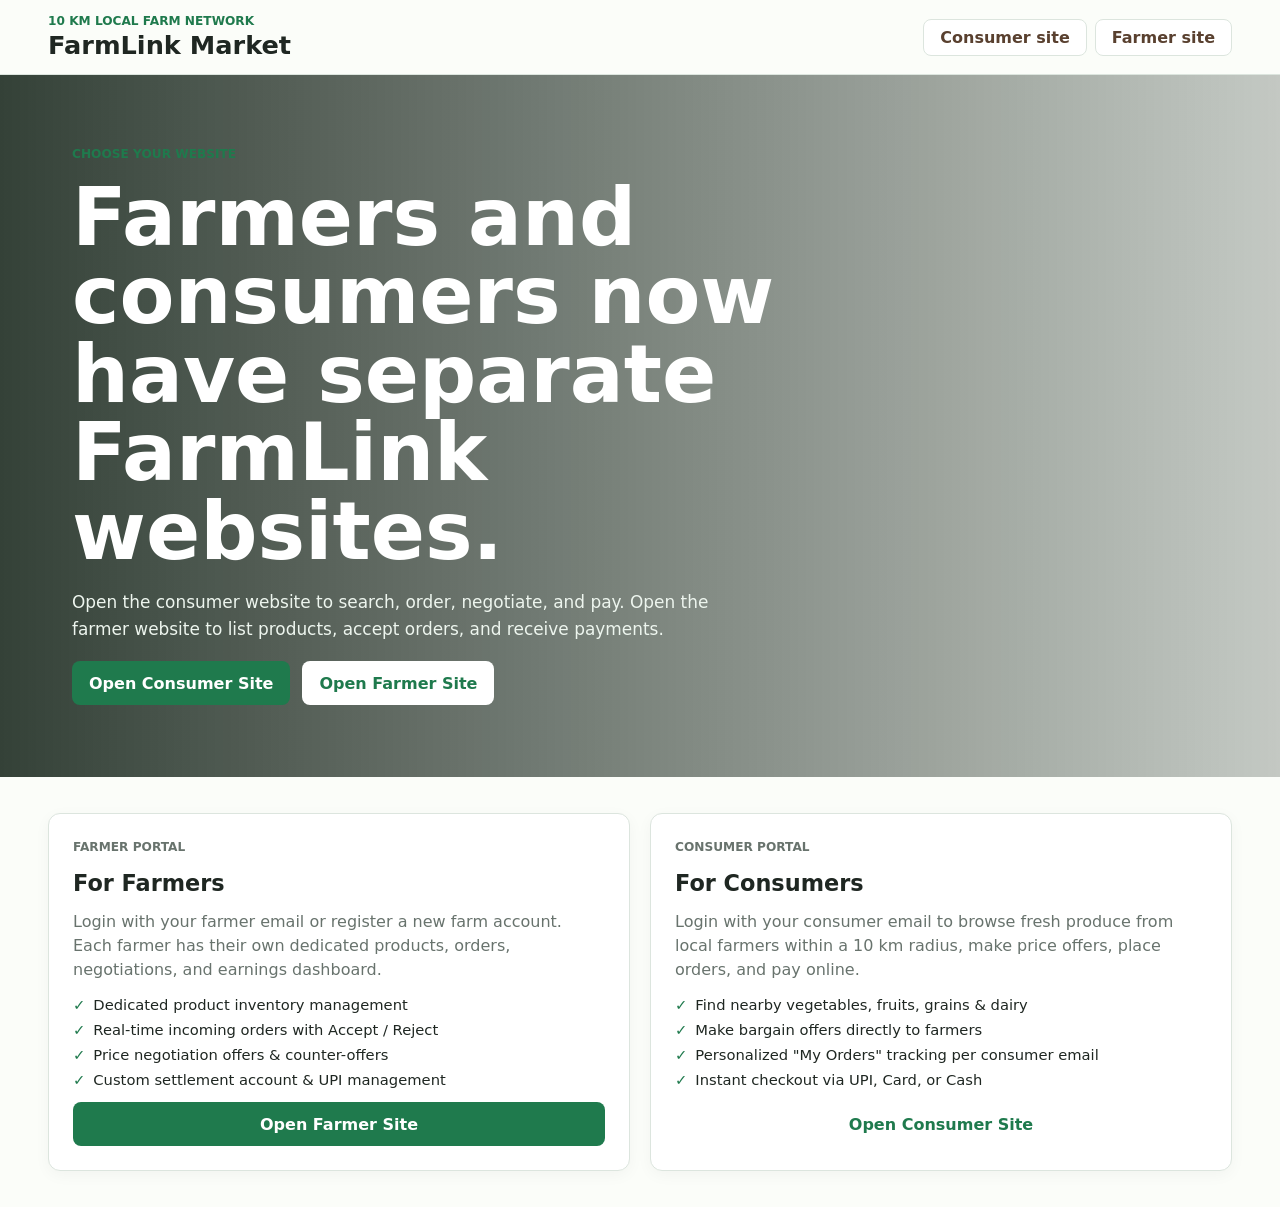
<file: index.html>
<!doctype html>
<html lang="en">
  <head>
    <meta charset="utf-8" />
    <meta name="viewport" content="width=device-width, initial-scale=1" />
    <title>FarmLink Market</title>
    <link rel="stylesheet" href="styles.css" />
  </head>
  <body>
    <header class="topbar">
      <a class="brand" href="index.html">
        <span>10 km local farm network</span>
        <strong>FarmLink Market</strong>
      </a>
      <nav class="page-tabs" aria-label="Website switch">
        <a href="consumer.html">Consumer site</a>
        <a href="farmer.html">Farmer site</a>
      </nav>
    </header>
    <main>
      <section class="hero consumer-hero">
        <div class="hero-copy">
          <p class="eyebrow">Choose your website</p>
          <h1>Farmers and consumers now have separate FarmLink websites.</h1>
          <p>Open the consumer website to search, order, negotiate, and pay. Open the farmer website to list products, accept orders, and receive payments.</p>
          <div class="hero-actions">
            <a class="primary" href="consumer.html">Open Consumer Site</a>
            <a class="secondary" href="farmer.html">Open Farmer Site</a>
          </div>
        </div>
      </section>

      <section class="landing-cards">
        <article class="landing-card">
          <p class="eyebrow">Farmer Portal</p>
          <h2>For Farmers</h2>
          <p>Login with your farmer email or register a new farm account. Each farmer has their own dedicated products, orders, negotiations, and earnings dashboard.</p>
          <ul class="landing-card-list">
            <li>Dedicated product inventory management</li>
            <li>Real-time incoming orders with Accept / Reject</li>
            <li>Price negotiation offers & counter-offers</li>
            <li>Custom settlement account & UPI management</li>
          </ul>
          <a class="primary full" href="farmer.html">Open Farmer Site</a>
        </article>

        <article class="landing-card">
          <p class="eyebrow">Consumer Portal</p>
          <h2>For Consumers</h2>
          <p>Login with your consumer email to browse fresh produce from local farmers within a 10 km radius, make price offers, place orders, and pay online.</p>
          <ul class="landing-card-list">
            <li>Find nearby vegetables, fruits, grains & dairy</li>
            <li>Make bargain offers directly to farmers</li>
            <li>Personalized "My Orders" tracking per consumer email</li>
            <li>Instant checkout via UPI, Card, or Cash</li>
          </ul>
          <a class="secondary full" href="consumer.html">Open Consumer Site</a>
        </article>
      </section>
    </main>
  </body>
</html>
</file>
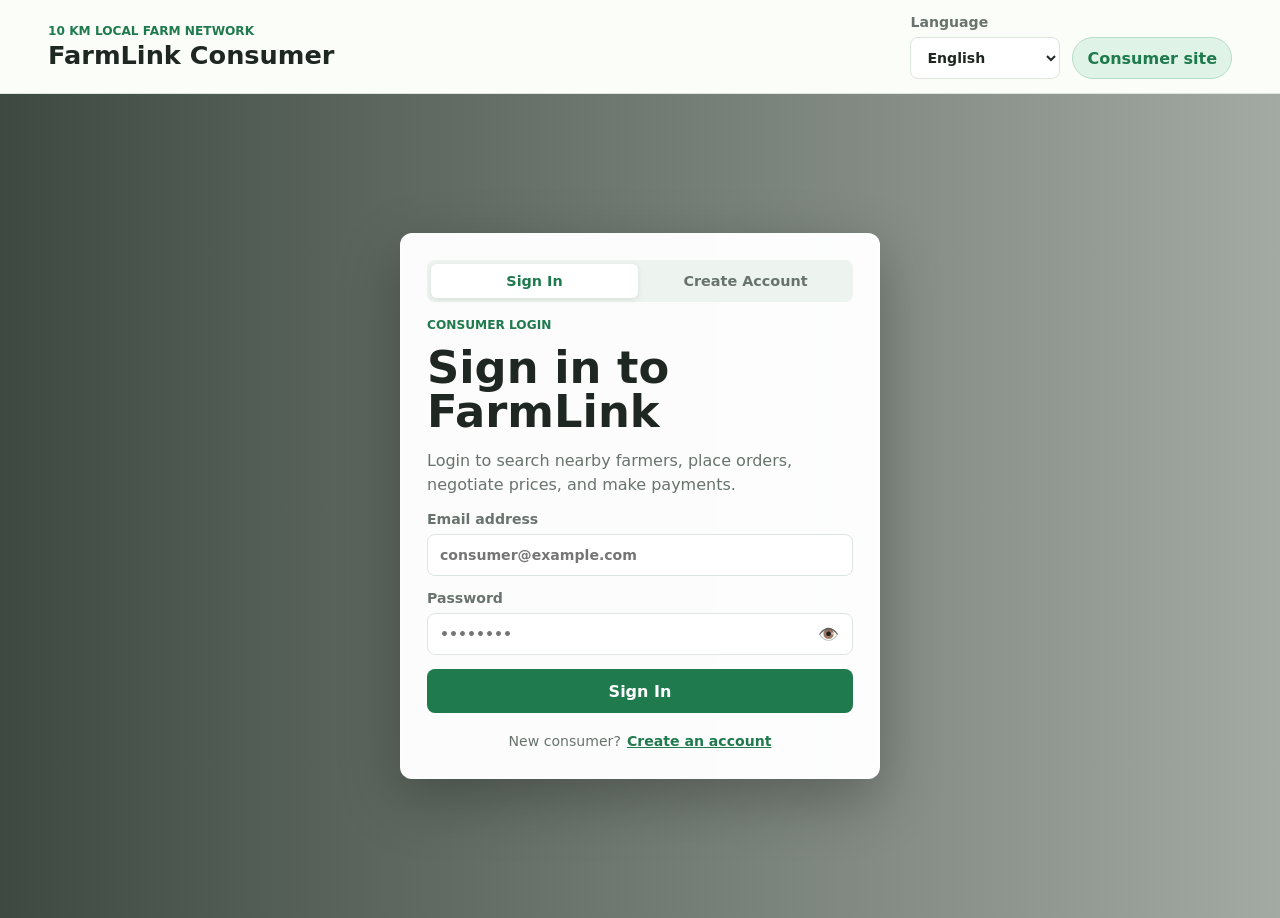
<file: consumer.html>
<!doctype html>
<html lang="en">
  <head>
    <meta charset="utf-8" />
    <meta name="viewport" content="width=device-width, initial-scale=1" />
    <title>FarmLink Consumer</title>
    <link rel="stylesheet" href="styles.css" />
  </head>
  <body data-page="consumer">
    <header class="topbar">
      <a class="brand" href="consumer.html">
        <span data-i18n="network">10 km local farm network</span>
        <strong>FarmLink Consumer</strong>
      </a>
      <div class="top-actions">
        <div class="user-chip" id="userChip" style="display: none;">
          <span class="user-chip-avatar">🛒</span>
          <div class="user-chip-info">
            <span class="user-chip-name" id="userChipName">Consumer</span>
            <span class="user-chip-email" id="userChipEmail">consumer@example.com</span>
          </div>
        </div>
        <label class="language-choice">
          <span data-i18n="language">Language</span>
          <select class="languageSelect" aria-label="Language">
            <option value="en">English</option>
            <option value="hi">हिंदी</option>
            <option value="mr">मराठी</option>
          </select>
        </label>
        <span class="site-badge" data-i18n="consumerSite">Consumer site</span>
        <button class="logout-button simulate-day-btn" type="button" id="advanceDayBtn" title="Simulate advancing to next day to test automatic daily deletion from home page">📅 <span data-i18n="nextDay">Next Day</span></button>
        <button class="logout-button" type="button" id="switchUserBtn" data-i18n="switchUser">Switch account</button>
        <button class="logout-button" type="button" id="resetDataBtn" data-i18n="resetData">Reset data</button>
        <button class="logout-button" type="button" id="logoutBtn" data-i18n="logout">Logout</button>
      </div>
    </header>

    <main>
      <section class="login-screen">
        <div class="login-panel">
          <div class="auth-tabs" role="tablist">
            <button type="button" class="auth-tab-btn active" id="tabSignIn" data-i18n="signInTab">Sign In</button>
            <button type="button" class="auth-tab-btn" id="tabSignUp" data-i18n="signUpTab">Create Account</button>
          </div>

          <div id="authAlert" class="auth-alert" style="display: none;"></div>

          <form class="auth-form" id="loginForm">
            <p class="eyebrow" data-i18n="consumerLogin">Consumer login</p>
            <h1 data-i18n="loginTitle">Sign in to FarmLink</h1>
            <p data-i18n="consumerLoginText">Login to search nearby farmers, place orders, negotiate prices, and make payments.</p>
            <label>
              <span data-i18n="emailAddress">Email address</span>
              <input name="email" id="loginEmail" type="email" required placeholder="consumer@example.com" autocomplete="email" />
            </label>
            <label>
              <span data-i18n="password">Password</span>
              <div class="password-wrapper">
                <input name="password" id="loginPassword" required type="password" placeholder="••••••••" autocomplete="current-password" />
                <button type="button" class="toggle-password" data-target="loginPassword" title="Show password">👁️</button>
              </div>
            </label>
            <button class="primary full" type="submit" data-i18n="login">Sign In</button>
            <p class="auth-switch-hint"><span>New consumer?</span> <button type="button" class="link-btn" id="linkToSignUp">Create an account</button></p>
          </form>

          <form class="auth-form" id="signupForm" style="display: none;">
            <p class="eyebrow" data-i18n="consumerSignUp">Consumer Registration</p>
            <h1 data-i18n="createConsumerAccount">Join as a Consumer</h1>
            <p data-i18n="consumerSignupText">Create an account to buy farm-fresh produce directly from local farmers.</p>
            <label>
              <span data-i18n="consumerName">Your Full Name</span>
              <input name="name" required placeholder="e.g. Rahul Sharma" />
            </label>
            <label>
              <span data-i18n="emailAddress">Email address</span>
              <input name="email" type="email" required placeholder="consumer@example.com" autocomplete="email" />
            </label>
            <label>
              <span data-i18n="password">Password</span>
              <div class="password-wrapper">
                <input name="password" id="signupPassword" required type="password" minlength="4" placeholder="At least 4 characters" autocomplete="new-password" />
                <button type="button" class="toggle-password" data-target="signupPassword" title="Show password">👁️</button>
              </div>
            </label>
            <label>
              <span data-i18n="deliveryArea">Delivery Area</span>
              <select name="area" class="signupAreaSelect"></select>
            </label>
            <label>
              <span data-i18n="phoneNumber">Phone number</span>
              <input name="phone" type="tel" placeholder="+91 94220 11223" />
            </label>
            <button class="primary full" type="submit" data-i18n="registerConsumerBtn">Create Consumer Account</button>
            <p class="auth-switch-hint"><span>Already have an account?</span> <button type="button" class="link-btn" id="linkToSignIn">Sign in here</button></p>
          </form>
        </div>
      </section>

      <div class="app-shell">
      <section class="hero consumer-hero">
        <div class="hero-copy">
          <p class="eyebrow" data-i18n="consumerEyebrow">Fresh produce near you</p>
          <h1 data-i18n="consumerTitle">Search, negotiate, order, and pay local farmers.</h1>
          <p data-i18n="consumerIntro">Find farm products within 10 km, compare prices, send offers, place orders, and complete online payments from one screen.</p>
          <div class="hero-actions">
            <a class="primary" href="#market" data-i18n="browseMarket">Browse market</a>
            <a class="secondary" href="#payment" data-i18n="paymentTab">Payment tab</a>
          </div>
        </div>
      </section>

      <section class="location-band">
        <div>
          <h2 data-i18n="yourLocation">Your location</h2>
          <p data-i18n="radiusText">Showing farmers and products inside a 10 km radius.</p>
        </div>
        <label>
          <span data-i18n="area">Area</span>
          <select id="areaSelect"></select>
        </label>
        <div class="radius-meter"><span>0 km</span><div><span></span></div><strong>10 km</strong></div>
      </section>

      <section id="market" class="consumer-grid">
        <aside class="panel filters">
          <h2 data-i18n="findProducts">Find Products</h2>
          <label>
            <span data-i18n="search">Search</span>
            <input id="searchInput" type="search" data-i18n-placeholder="searchPlaceholder" placeholder="Tomato, rice, milk..." />
          </label>
          <label>
            <span data-i18n="category">Category</span>
            <select id="categorySelect"></select>
          </label>
          <label>
            <span data-i18n="maxDistance">Maximum distance</span>
            <input id="distanceRange" type="range" min="1" max="10" value="10" />
            <span id="distanceLabel">10 km</span>
          </label>
        </aside>

        <section class="panel">
          <div class="section-head">
            <div>
              <p class="eyebrow" data-i18n="consumerSite">Consumer site</p>
              <h2 data-i18n="nearbyProducts">Nearby Products</h2>
            </div>
            <button class="icon-button" id="refreshBtn" type="button" title="Refresh">R</button>
          </div>
          <div id="productList" class="product-list"></div>
        </section>
      </section>

      <section class="dashboard-grid">
        <section class="panel" id="orders">
          <div class="section-head">
            <div>
              <p class="eyebrow" data-i18n="orders">Orders</p>
              <h2 data-i18n="myOrders">My Orders</h2>
            </div>
            <div class="order-view-tabs" role="tablist">
              <button type="button" class="order-tab-btn active" id="tabTodayOrders" data-i18n="todayOrdersTab">Today's Orders</button>
              <button type="button" class="order-tab-btn" id="tabHistoryOrders" data-i18n="orderHistoryTab">Order History (<span id="historyOrderCount">0</span>)</button>
            </div>
          </div>

          <div id="todayOrdersView">
            <div id="orderList" class="order-list"></div>
          </div>

          <div id="historyOrdersView" style="display: none;">
            <div class="history-controls">
              <label class="history-filter-label">
                <span data-i18n="filterByStatus">Filter Status</span>
                <select id="historyStatusFilter">
                  <option value="all" data-i18n="allStatuses">All Statuses</option>
                  <option value="paid" data-i18n="paid">Paid</option>
                  <option value="accepted" data-i18n="accepted">Accepted</option>
                  <option value="placed" data-i18n="placed">Placed</option>
                  <option value="rejected" data-i18n="rejected">Rejected</option>
                </select>
              </label>
              <div class="history-summary-chip">
                <span data-i18n="totalHistorical">Previous Orders Total:</span>
                <strong id="historyTotalAmount">Rs 0</strong>
              </div>
            </div>
            <div id="historyOrderList" class="order-list"></div>
          </div>
        </section>

        <section class="panel" id="negotiations">
          <div class="section-head">
            <div>
              <p class="eyebrow" data-i18n="negotiation">Negotiation</p>
              <h2 data-i18n="negotiationOffers">Negotiation Offers</h2>
            </div>
          </div>
          <div id="negotiationList" class="message-list"></div>
        </section>

        <section class="panel" id="payment">
          <div class="section-head">
            <div>
              <p class="eyebrow" data-i18n="secureCheckout">Secure checkout</p>
              <h2 data-i18n="onlinePayment">Online Payment</h2>
            </div>
            <span class="badge" data-i18n="demoGateway">Demo gateway</span>
          </div>
          <div class="payment-tabs" role="tablist">
            <button class="active" type="button" data-payment-method="upi" data-i18n="upi">UPI</button>
            <button type="button" data-payment-method="card" data-i18n="card">Card</button>
            <button type="button" data-payment-method="cod" data-i18n="cod">Cash</button>
          </div>
          <form id="paymentForm" class="payment-form">
            <label>
              <span data-i18n="payForOrder">Pay for order</span>
              <select id="paymentOrderSelect"></select>
            </label>
            <label class="payment-field" data-method-field="upi">
              <span data-i18n="upiId">UPI ID</span>
              <input id="upiInput" placeholder="name@bank" />
            </label>
            <label class="payment-field hidden" data-method-field="card">
              <span data-i18n="cardNumber">Card number</span>
              <input id="cardInput" inputmode="numeric" placeholder="4242 4242 4242 4242" />
            </label>
            <label class="payment-field hidden" data-method-field="cod">
              <span data-i18n="cashNote">Cash note</span>
              <input id="cashInput" data-i18n-placeholder="cashPlaceholder" placeholder="Pay when product arrives" />
            </label>
            <div class="payment-summary">
              <span data-i18n="amount">Amount</span>
              <strong id="paymentAmount">Rs 0</strong>
            </div>
            <button class="primary full" type="submit" data-i18n="payNow">Pay now</button>
          </form>
        </section>
      </section>
      </div>
    </main>

    <div id="toast" class="toast" role="status" aria-live="polite"></div>
    <script src="shared.js"></script>
  </body>
</html>
</file>
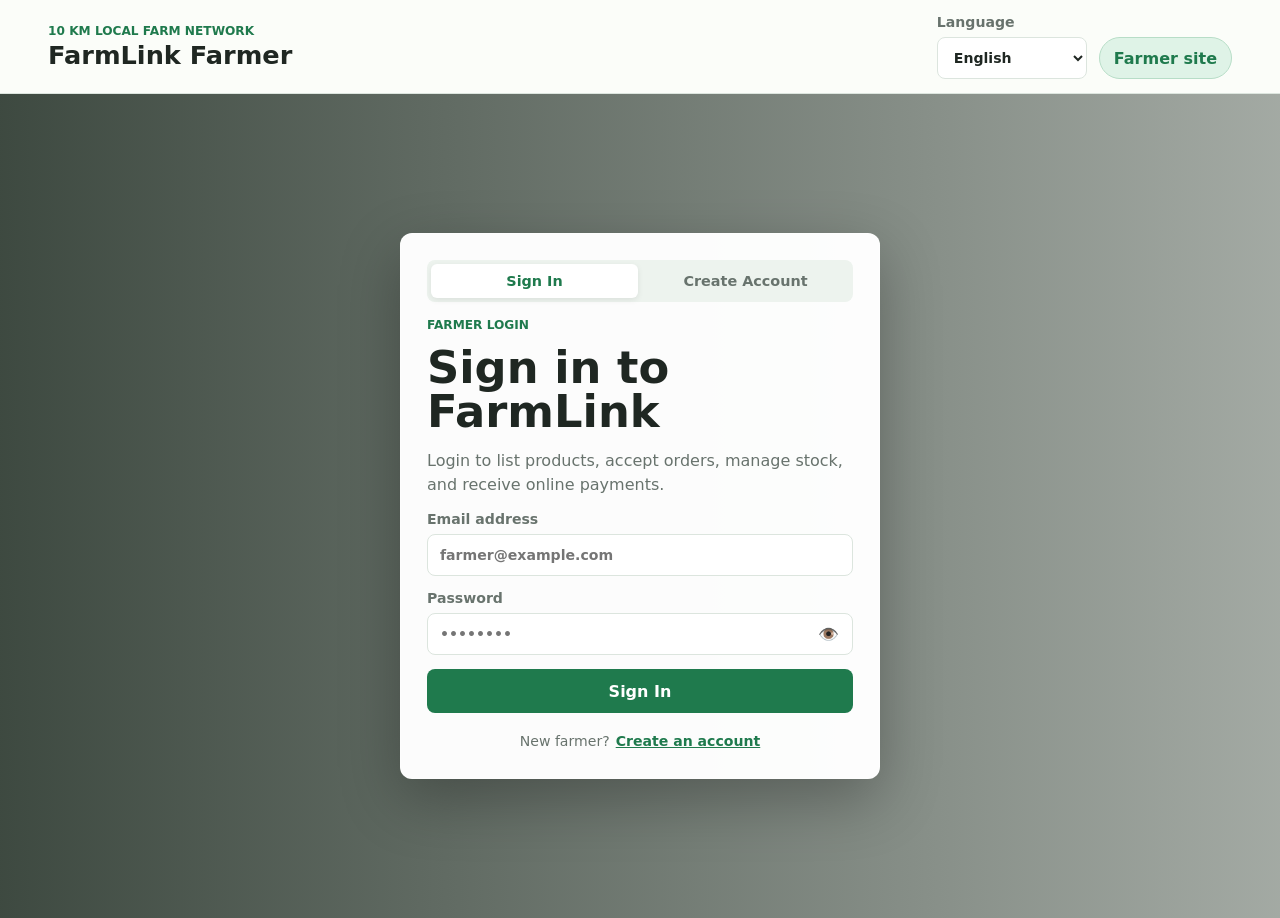
<file: farmer.html>
<!doctype html>
<html lang="en">
  <head>
    <meta charset="utf-8" />
    <meta name="viewport" content="width=device-width, initial-scale=1" />
    <title>FarmLink Farmer</title>
    <link rel="stylesheet" href="styles.css" />
  </head>
  <body data-page="farmer">
    <header class="topbar">
      <a class="brand" href="farmer.html">
        <span data-i18n="network">10 km local farm network</span>
        <strong>FarmLink Farmer</strong>
      </a>
      <div class="top-actions">
        <div class="user-chip" id="userChip" style="display: none;">
          <span class="user-chip-avatar">👨‍🌾</span>
          <div class="user-chip-info">
            <span class="user-chip-name" id="userChipName">Farmer</span>
            <span class="user-chip-email" id="userChipEmail">farmer@example.com</span>
          </div>
        </div>
        <label class="language-choice">
          <span data-i18n="language">Language</span>
          <select class="languageSelect" aria-label="Language">
            <option value="en">English</option>
            <option value="hi">हिंदी</option>
            <option value="mr">मराठी</option>
          </select>
        </label>
        <span class="site-badge" data-i18n="farmerSite">Farmer site</span>
        <button class="logout-button simulate-day-btn" type="button" id="advanceDayBtn" title="Simulate advancing to next day to test automatic daily deletion from home page">📅 <span data-i18n="nextDay">Next Day</span></button>
        <button class="logout-button" type="button" id="switchUserBtn" data-i18n="switchUser">Switch account</button>
        <button class="logout-button" type="button" id="resetDataBtn" data-i18n="resetData">Reset data</button>
        <button class="logout-button" type="button" id="logoutBtn" data-i18n="logout">Logout</button>
      </div>
    </header>

    <main>
      <section class="login-screen">
        <div class="login-panel">
          <div class="auth-tabs" role="tablist">
            <button type="button" class="auth-tab-btn active" id="tabSignIn" data-i18n="signInTab">Sign In</button>
            <button type="button" class="auth-tab-btn" id="tabSignUp" data-i18n="signUpTab">Create Account</button>
          </div>

          <div id="authAlert" class="auth-alert" style="display: none;"></div>

          <form class="auth-form" id="loginForm">
            <p class="eyebrow" data-i18n="farmerLogin">Farmer login</p>
            <h1 data-i18n="loginTitle">Sign in to FarmLink</h1>
            <p data-i18n="farmerLoginText">Login to list products, accept orders, manage stock, and receive online payments.</p>
            <label>
              <span data-i18n="emailAddress">Email address</span>
              <input name="email" id="loginEmail" type="email" required placeholder="farmer@example.com" autocomplete="email" />
            </label>
            <label>
              <span data-i18n="password">Password</span>
              <div class="password-wrapper">
                <input name="password" id="loginPassword" required type="password" placeholder="••••••••" autocomplete="current-password" />
                <button type="button" class="toggle-password" data-target="loginPassword" title="Show password">👁️</button>
              </div>
            </label>
            <button class="primary full" type="submit" data-i18n="login">Sign In</button>
            <p class="auth-switch-hint"><span>New farmer?</span> <button type="button" class="link-btn" id="linkToSignUp">Create an account</button></p>
          </form>

          <form class="auth-form" id="signupForm" style="display: none;">
            <p class="eyebrow" data-i18n="farmerSignUp">Farmer Registration</p>
            <h1 data-i18n="createFarmerAccount">Join as a Farmer</h1>
            <p data-i18n="farmerSignupText">Create an account to sell fresh produce directly to consumers in your 10 km area.</p>
            <label>
              <span data-i18n="farmerName">Your Name / Farm Name</span>
              <input name="name" required placeholder="e.g. Patil Organic Farm" />
            </label>
            <label>
              <span data-i18n="emailAddress">Email address</span>
              <input name="email" type="email" required placeholder="farmer@example.com" autocomplete="email" />
            </label>
            <label>
              <span data-i18n="password">Password</span>
              <div class="password-wrapper">
                <input name="password" id="signupPassword" required type="password" minlength="4" placeholder="At least 4 characters" autocomplete="new-password" />
                <button type="button" class="toggle-password" data-target="signupPassword" title="Show password">👁️</button>
              </div>
            </label>
            <label>
              <span data-i18n="farmArea">Farm Area</span>
              <select name="area" class="signupAreaSelect"></select>
            </label>
            <label>
              <span data-i18n="phoneNumber">Phone number</span>
              <input name="phone" type="tel" placeholder="+91 98220 12345" />
            </label>
            <button class="primary full" type="submit" data-i18n="registerFarmerBtn">Create Farmer Account</button>
            <p class="auth-switch-hint"><span>Already registered?</span> <button type="button" class="link-btn" id="linkToSignIn">Sign in here</button></p>
          </form>
        </div>
      </section>

      <div class="app-shell">
      <section class="hero farmer-hero">
        <div class="hero-copy">
          <p class="eyebrow" data-i18n="farmerEyebrow">Sell directly nearby</p>
          <h1 data-i18n="farmerTitle">List produce, accept orders, and receive online payments.</h1>
          <p data-i18n="farmerIntro">Manage products, prices, stock, orders, negotiations, and payment status for consumers within 10 km.</p>
          <div class="hero-actions">
            <a class="primary" href="#listing" data-i18n="addProduct">Add Product</a>
            <a class="secondary" href="#payments" data-i18n="paymentTab">Payment tab</a>
          </div>
        </div>
      </section>

      <section class="location-band">
        <div>
          <h2 data-i18n="farmLocation">Farm location</h2>
          <p data-i18n="farmerRadiusText">Receive orders from consumers inside a 10 km radius.</p>
        </div>
        <label>
          <span data-i18n="area">Area</span>
          <select id="areaSelect"></select>
        </label>
        <div class="radius-meter"><span>0 km</span><div><span></span></div><strong>10 km</strong></div>
      </section>

      <section class="farmer-grid">
        <section class="panel" id="listing">
          <div class="section-head">
            <div>
              <p class="eyebrow" data-i18n="farmerSite">Farmer site</p>
              <h2 data-i18n="addProduct">Add Product</h2>
            </div>
          </div>
          <form id="productForm" class="form-grid">
            <label>
              <span data-i18n="productName">Product name</span>
              <input name="name" required data-i18n-placeholder="productPlaceholder" placeholder="Fresh spinach" />
            </label>
            <label>
              <span data-i18n="productPhoto">Product photo</span>
              <input name="photo" type="file" accept="image/*" />
            </label>
            <label>
              <span data-i18n="category">Category</span>
              <select name="category"></select>
            </label>
            <label>
              <span data-i18n="pricePerUnit">Price per unit</span>
              <input name="price" required type="number" min="1" placeholder="30" />
            </label>
            <label>
              <span data-i18n="unit">Unit</span>
              <select name="unit"></select>
            </label>
            <label>
              <span data-i18n="stock">Stock</span>
              <input name="stock" required type="number" min="1" placeholder="50" />
            </label>
            <label>
              <span data-i18n="distanceFromBuyer">Distance from buyer</span>
              <input name="distance" required type="number" min="1" max="10" value="4" />
            </label>
            <button class="primary full" type="submit" data-i18n="listProduct">List product</button>
          </form>
        </section>

        <section class="panel">
          <div class="section-head">
            <div>
              <p class="eyebrow" data-i18n="inventory">Inventory</p>
              <h2 data-i18n="myProducts">My Products</h2>
            </div>
          </div>
          <div id="farmerProductList" class="product-list"></div>
        </section>
      </section>

      <section class="dashboard-grid">
        <section class="panel" id="orders">
          <div class="section-head">
            <div>
              <p class="eyebrow" data-i18n="orders">Orders</p>
              <h2 data-i18n="incomingOrders">Incoming Orders</h2>
            </div>
            <div class="order-view-tabs" role="tablist">
              <button type="button" class="order-tab-btn active" id="tabTodayOrders" data-i18n="todayOrdersTab">Today's Orders</button>
              <button type="button" class="order-tab-btn" id="tabHistoryOrders" data-i18n="orderHistoryTab">Order History (<span id="historyOrderCount">0</span>)</button>
            </div>
          </div>

          <div id="todayOrdersView">
            <div id="orderList" class="order-list"></div>
          </div>

          <div id="historyOrdersView" style="display: none;">
            <div class="history-controls">
              <label class="history-filter-label">
                <span data-i18n="filterByStatus">Filter Status</span>
                <select id="historyStatusFilter">
                  <option value="all" data-i18n="allStatuses">All Statuses</option>
                  <option value="paid" data-i18n="paid">Paid</option>
                  <option value="accepted" data-i18n="accepted">Accepted</option>
                  <option value="placed" data-i18n="placed">Placed</option>
                  <option value="rejected" data-i18n="rejected">Rejected</option>
                </select>
              </label>
              <div class="history-summary-chip">
                <span data-i18n="totalHistorical">Previous Orders Total:</span>
                <strong id="historyTotalAmount">Rs 0</strong>
              </div>
            </div>
            <div id="historyOrderList" class="order-list"></div>
          </div>
        </section>

        <section class="panel" id="negotiations">
          <div class="section-head">
            <div>
              <p class="eyebrow" data-i18n="negotiation">Negotiation</p>
              <h2 data-i18n="negotiationOffers">Negotiation Offers</h2>
            </div>
          </div>
          <div id="negotiationList" class="message-list"></div>
        </section>

        <section class="panel" id="payments">
          <div class="section-head">
            <div>
              <p class="eyebrow" data-i18n="paymentTab">Payment tab</p>
              <h2 data-i18n="paymentDashboard">Payment Dashboard</h2>
            </div>
            <span class="badge" data-i18n="bankLinked">Bank linked</span>
          </div>
          <div class="payment-kpis">
            <div>
              <span data-i18n="receivedToday">Received today</span>
              <strong id="receivedToday">Rs 0</strong>
            </div>
            <div>
              <span data-i18n="pendingAmount">Pending</span>
              <strong id="pendingAmount">Rs 0</strong>
            </div>
          </div>
          <form id="settlementForm" class="payment-form">
            <label>
              <span data-i18n="settlementAccount">Settlement account</span>
              <input id="settlementAccountInput" name="settlementAccount" required placeholder="Bank - Branch - A/C" />
            </label>
            <label>
              <span data-i18n="upiId">UPI ID</span>
              <input id="upiIdInput" name="upiId" required placeholder="farmer@upi" />
            </label>
            <button class="primary full" type="submit" data-i18n="requestSettlement">Save & Request settlement</button>
          </form>
        </section>
      </section>
      </div>
    </main>

    <div id="toast" class="toast" role="status" aria-live="polite"></div>
    <script src="shared.js"></script>
  </body>
</html>
</file>
<file: styles.css>
:root {
  --soil: #59402f;
  --leaf: #1f7a4d;
  --mint: #dff3e7;
  --sun: #f4b942;
  --ink: #1f2722;
  --muted: #68736d;
  --line: #dce5de;
  --paper: #fbfdf9;
  --white: #ffffff;
  --blue: #2463a6;
  font-family: Inter, ui-sans-serif, system-ui, -apple-system, BlinkMacSystemFont, "Segoe UI", sans-serif;
}

* { box-sizing: border-box; }
html { scroll-behavior: smooth; }
body { margin: 0; background: var(--paper); color: var(--ink); }
a { color: inherit; text-decoration: none; }
button, input, select { font: inherit; }
button { cursor: pointer; }
h1, h2, h3, p { margin: 0; }

.topbar {
  position: sticky;
  top: 0;
  z-index: 10;
  display: flex;
  align-items: center;
  justify-content: space-between;
  gap: 16px;
  padding: 14px clamp(16px, 4vw, 48px);
  background: rgba(251, 253, 249, 0.96);
  border-bottom: 1px solid var(--line);
  backdrop-filter: blur(16px);
}

.brand { display: grid; gap: 2px; }
.brand span, .eyebrow {
  color: var(--leaf);
  font-size: 0.76rem;
  font-weight: 800;
  letter-spacing: 0;
  text-transform: uppercase;
}
.brand strong { font-size: clamp(1.1rem, 3vw, 1.6rem); }

.page-tabs {
  display: flex;
  align-items: center;
  gap: 8px;
  flex-wrap: wrap;
}
.page-tabs a {
  padding: 8px 16px;
  border-radius: 8px;
  font-weight: 800;
  border: 1px solid var(--line);
  background: var(--white);
  color: var(--soil);
  transition: all 0.15s ease;
}
.page-tabs a:hover {
  background: var(--mint);
  color: var(--leaf);
  border-color: #b7ddc7;
}

.landing-cards {
  display: grid;
  grid-template-columns: repeat(auto-fit, minmax(320px, 1fr));
  gap: 20px;
  padding: 36px clamp(16px, 4vw, 48px);
}
.landing-card {
  display: grid;
  gap: 14px;
  padding: 24px;
  background: var(--white);
  border: 1px solid var(--line);
  border-radius: 12px;
  box-shadow: 0 4px 16px rgba(0,0,0,0.04);
}
.landing-card h2 {
  font-size: 1.4rem;
  color: var(--ink);
}
.landing-card p {
  color: var(--muted);
  line-height: 1.5;
}
.landing-card-list {
  display: grid;
  gap: 8px;
  padding: 0;
  list-style: none;
  margin: 0;
}
.landing-card-list li {
  display: flex;
  align-items: center;
  gap: 8px;
  font-size: 0.92rem;
  color: var(--ink);
}
.landing-card-list li::before {
  content: "✓";
  color: var(--leaf);
  font-weight: 800;
}

.top-actions {
  display: flex;
  align-items: end;
  justify-content: flex-end;
  gap: 12px;
  flex-wrap: wrap;
}

.language-choice { min-width: 150px; }
label {
  display: grid;
  gap: 7px;
  color: var(--muted);
  font-size: 0.88rem;
  font-weight: 700;
}

input, select {
  width: 100%;
  min-height: 42px;
  border: 1px solid var(--line);
  border-radius: 8px;
  padding: 0 12px;
  background: var(--white);
  color: var(--ink);
}

.user-chip {
  display: flex;
  align-items: center;
  gap: 8px;
  padding: 4px 12px 4px 8px;
  background: var(--mint);
  border: 1px solid #b7ddc7;
  border-radius: 999px;
}
.user-chip-avatar {
  font-size: 1.25rem;
  line-height: 1;
}
.user-chip-info {
  display: grid;
  line-height: 1.2;
}
.user-chip-name {
  font-weight: 800;
  font-size: 0.82rem;
  color: var(--leaf);
}
.user-chip-email {
  font-size: 0.72rem;
  color: var(--soil);
  font-weight: 600;
}

.site-badge {
  display: grid;
  min-height: 42px;
  place-items: center;
  padding: 0 14px;
  background: var(--mint);
  border: 1px solid #b7ddc7;
  border-radius: 999px;
  color: var(--leaf);
  font-weight: 800;
}

.logout-button {
  min-height: 42px;
  border: 1px solid var(--line);
  border-radius: 8px;
  padding: 0 14px;
  background: var(--white);
  color: var(--soil);
  font-weight: 800;
}
.logout-button:hover {
  background: #f4f6f4;
}

body:not(.logged-in) .user-chip,
body:not(.logged-in) .logout-button,
body:not(.logged-in) .app-shell {
  display: none !important;
}

body.logged-in .login-screen {
  display: none !important;
}

.login-screen {
  min-height: calc(100vh - 76px);
  display: grid;
  place-items: center;
  padding: 32px 16px;
  background:
    linear-gradient(90deg, rgba(20, 34, 24, 0.82), rgba(20, 34, 24, 0.38)),
    url("https://images.unsplash.com/photo-1499529112087-3cb3b73cec95?auto=format&fit=crop&w=1800&q=80") center / cover;
}

.login-panel {
  display: grid;
  gap: 16px;
  width: min(480px, 100%);
  padding: 26px;
  border: 1px solid rgba(255, 255, 255, 0.34);
  border-radius: 12px;
  background: rgba(255, 255, 255, 0.98);
  box-shadow: 0 20px 60px rgba(0, 0, 0, 0.28);
}

.auth-tabs {
  display: flex;
  background: #edf3ee;
  border-radius: 8px;
  padding: 4px;
  gap: 4px;
}
.auth-tab-btn {
  flex: 1;
  padding: 9px 12px;
  border: none;
  background: transparent;
  color: var(--muted);
  font-weight: 800;
  font-size: 0.9rem;
  border-radius: 6px;
  transition: all 0.15s ease;
}
.auth-tab-btn.active {
  background: var(--white);
  color: var(--leaf);
  box-shadow: 0 2px 6px rgba(0, 0, 0, 0.08);
}

.auth-form {
  display: grid;
  gap: 14px;
}

.auth-switch-hint {
  display: flex;
  align-items: center;
  justify-content: center;
  gap: 6px;
  font-size: 0.88rem;
  color: var(--muted);
  margin-top: 4px;
}
.link-btn {
  background: none;
  border: none;
  color: var(--leaf);
  font-weight: 800;
  text-decoration: underline;
  padding: 0;
  font-size: 0.88rem;
  cursor: pointer;
}
.link-btn:hover {
  color: var(--soil);
}

.password-wrapper {
  position: relative;
  display: flex;
  align-items: center;
}
.password-wrapper input {
  padding-right: 42px;
}
.toggle-password {
  position: absolute;
  right: 8px;
  background: none;
  border: none;
  font-size: 1.05rem;
  padding: 6px;
  color: var(--muted);
  cursor: pointer;
  line-height: 1;
}

.auth-alert {
  padding: 10px 14px;
  border-radius: 8px;
  font-size: 0.88rem;
  line-height: 1.4;
  background: #fef2f2;
  border: 1px solid #fecaca;
  color: #b91c1c;
  font-weight: 600;
}
.auth-alert.success {
  background: #f0fdf4;
  border-color: #bbf7d0;
  color: #15803d;
}

.login-panel h1 {
  font-size: clamp(1.8rem, 5vw, 2.8rem);
  line-height: 1;
}

.login-panel p:not(.eyebrow) {
  color: var(--muted);
  line-height: 1.5;
}

.login-hint {
  font-size: 0.86rem;
}

.hero {
  min-height: min(70vh, 680px);
  display: flex;
  align-items: end;
  padding: clamp(28px, 6vw, 72px);
  color: var(--white);
}

.consumer-hero {
  background:
    linear-gradient(90deg, rgba(20, 34, 24, 0.86), rgba(20, 34, 24, 0.24)),
    url("https://images.unsplash.com/photo-1500937386664-56d1dfef3854?auto=format&fit=crop&w=1800&q=80") center / cover;
}

.farmer-hero {
  background:
    linear-gradient(90deg, rgba(46, 31, 22, 0.86), rgba(46, 31, 22, 0.22)),
    url("https://images.unsplash.com/photo-1523741543316-beb7fc7023d8?auto=format&fit=crop&w=1800&q=80") center / cover;
}

.hero-copy { display: grid; gap: 18px; width: min(900px, 100%); }
.hero h1 {
  max-width: 860px;
  font-size: clamp(2.2rem, 7vw, 5rem);
  line-height: 0.98;
}
.hero p:not(.eyebrow) {
  max-width: 680px;
  color: #edf5ee;
  font-size: 1.06rem;
  line-height: 1.6;
}

.hero-actions, .section-head, .location-band, .stat-row, .card-actions {
  display: flex;
  align-items: center;
  gap: 12px;
}
.hero-actions { flex-wrap: wrap; }

.primary, .secondary, .icon-button {
  min-height: 44px;
  border-radius: 8px;
  border: 1px solid transparent;
  padding: 0 16px;
  font-weight: 800;
}
.primary { display: inline-grid; place-items: center; background: var(--leaf); color: var(--white); }
.secondary { display: inline-grid; place-items: center; background: var(--white); color: var(--leaf); }
.icon-button { width: 44px; padding: 0; background: var(--white); border-color: var(--line); }
.full { width: 100%; }

.location-band {
  justify-content: space-between;
  flex-wrap: wrap;
  padding: 18px clamp(16px, 4vw, 48px);
  background: var(--soil);
  color: var(--white);
}
.location-band p { color: #eaded5; }
.location-band label { color: #f7eee7; }

.radius-meter {
  display: grid;
  grid-template-columns: auto minmax(110px, 220px) auto;
  align-items: center;
  gap: 10px;
  font-size: 0.85rem;
}
.radius-meter div { height: 8px; overflow: hidden; border-radius: 999px; background: rgba(255,255,255,0.25); }
.radius-meter div span { display: block; width: 100%; height: 100%; background: var(--sun); }

.consumer-grid, .farmer-grid, .dashboard-grid {
  display: grid;
  gap: 18px;
  padding: 24px clamp(16px, 4vw, 48px);
}
.consumer-grid { grid-template-columns: minmax(220px, 280px) minmax(0, 1fr); align-items: start; }
.farmer-grid { grid-template-columns: minmax(280px, 420px) minmax(0, 1fr); align-items: start; }
.dashboard-grid { grid-template-columns: minmax(0, 1.1fr) minmax(320px, 0.9fr); align-items: start; }

.panel {
  background: var(--white);
  border: 1px solid var(--line);
  border-radius: 8px;
  padding: 18px;
}

.filters, .form-grid, .payment-form, .product-list, .order-list, .message-list {
  display: grid;
  gap: 16px;
}
.section-head { justify-content: space-between; margin-bottom: 16px; }
.stat-row { justify-content: space-between; padding-top: 12px; border-top: 1px solid var(--line); }

.product-card, .order-card, .payment-card {
  display: grid;
  gap: 12px;
  padding: 14px;
  border: 1px solid var(--line);
  border-radius: 8px;
  background: #fffdfa;
}

.product-photo {
  width: 100%;
  aspect-ratio: 16 / 9;
  object-fit: cover;
  border-radius: 8px;
  border: 1px solid var(--line);
  background: #f6fbf8;
}

.product-photo.placeholder {
  display: grid;
  place-items: center;
  color: var(--muted);
  font-weight: 800;
}

.product-top, .order-top {
  display: flex;
  align-items: flex-start;
  justify-content: space-between;
  gap: 12px;
}
.product-card h3, .order-card h3 { margin: 0; font-size: 1rem; }
.meta { display: flex; flex-wrap: wrap; gap: 8px; color: var(--muted); font-size: 0.88rem; }
.price { color: var(--leaf); font-size: 1.25rem; font-weight: 900; white-space: nowrap; }

.badge {
  display: inline-flex;
  align-items: center;
  min-height: 28px;
  border-radius: 999px;
  padding: 0 10px;
  background: var(--mint);
  color: var(--leaf);
  font-size: 0.8rem;
  font-weight: 800;
  white-space: nowrap;
}

.order-view-tabs {
  display: flex;
  gap: 6px;
  background: #edf3ee;
  padding: 3px;
  border-radius: 8px;
}
.order-tab-btn {
  padding: 6px 12px;
  border: none;
  background: transparent;
  color: var(--muted);
  font-weight: 800;
  font-size: 0.82rem;
  border-radius: 6px;
  cursor: pointer;
  transition: all 0.15s ease;
}
.order-tab-btn.active {
  background: var(--white);
  color: var(--leaf);
  box-shadow: 0 1px 4px rgba(0,0,0,0.08);
}

.history-controls {
  display: flex;
  align-items: center;
  justify-content: space-between;
  gap: 12px;
  flex-wrap: wrap;
  margin-bottom: 14px;
  padding: 10px 14px;
  background: #f7faf8;
  border: 1px solid var(--line);
  border-radius: 8px;
}
.history-filter-label {
  display: flex;
  align-items: center;
  gap: 8px;
  font-size: 0.85rem;
  font-weight: 700;
  color: var(--muted);
}
.history-filter-label select {
  min-height: 36px;
  padding: 0 10px;
  width: auto;
}
.history-summary-chip {
  font-size: 0.85rem;
  color: var(--ink);
}
.history-summary-chip strong {
  color: var(--leaf);
  font-size: 1rem;
  margin-left: 4px;
}

.date-badge {
  display: inline-flex;
  align-items: center;
  font-size: 0.74rem;
  padding: 2px 8px;
  border-radius: 999px;
  font-weight: 800;
}
.date-badge.today {
  background: #e0f2fe;
  color: #0369a1;
  border: 1px solid #bae6fd;
}
.date-badge.past {
  background: #f3f4f6;
  color: #4b5563;
  border: 1px solid #e5e7eb;
}

.simulate-day-btn {
  display: inline-flex;
  align-items: center;
  gap: 6px;
  background: #fffbeb !important;
  border-color: #fde68a !important;
  color: #92400e !important;
}
.simulate-day-btn:hover {
  background: #fef3c7 !important;
}

.card-actions { flex-wrap: wrap; justify-content: flex-start; }
.quantity-field {
  width: min(180px, 100%);
}

.quantity-field input {
  min-height: 38px;
}

.card-actions button {
  min-height: 38px;
  border-radius: 8px;
  border: 1px solid var(--line);
  background: var(--white);
  font-weight: 800;
  padding: 0 12px;
}
.card-actions .pay { background: var(--sun); border-color: var(--sun); color: #2d2116; }

.payment-tabs {
  display: grid;
  grid-template-columns: repeat(3, 1fr);
  gap: 8px;
  margin-bottom: 16px;
}
.payment-tabs button {
  min-height: 40px;
  border: 1px solid var(--line);
  border-radius: 8px;
  background: var(--white);
  font-weight: 800;
}
.payment-tabs button.active { background: var(--blue); border-color: var(--blue); color: var(--white); }
.payment-summary {
  display: flex;
  align-items: center;
  justify-content: space-between;
  padding: 14px;
  border: 1px solid var(--line);
  border-radius: 8px;
  background: #f6fbf8;
}
.payment-kpis {
  display: grid;
  grid-template-columns: 1fr 1fr;
  gap: 12px;
  margin-bottom: 16px;
}
.payment-kpis div {
  display: grid;
  gap: 4px;
  padding: 14px;
  border: 1px solid var(--line);
  border-radius: 8px;
  background: #f6fbf8;
}
.payment-kpis span { color: var(--muted); font-size: 0.88rem; font-weight: 700; }
.payment-kpis strong { font-size: 1.25rem; }
.hidden { display: none; }

.toast {
  position: fixed;
  right: 18px;
  bottom: 18px;
  transform: translateY(24px);
  opacity: 0;
  max-width: min(380px, calc(100vw - 36px));
  padding: 14px 16px;
  border-radius: 8px;
  background: var(--ink);
  color: var(--white);
  transition: 0.2s ease;
}
.toast.show { transform: translateY(0); opacity: 1; }

@media (max-width: 1050px) {
  .consumer-grid, .farmer-grid, .dashboard-grid { grid-template-columns: 1fr; }
}

@media (max-width: 720px) {
  .topbar { align-items: stretch; flex-direction: column; }
  .top-actions, .language-choice, .site-badge, .logout-button { width: 100%; min-width: 0; }
  .hero { min-height: 62vh; padding: 28px 16px; }
  .product-top, .order-top { flex-direction: column; }
  .price { white-space: normal; }
  .payment-kpis { grid-template-columns: 1fr; }
}
</file>
